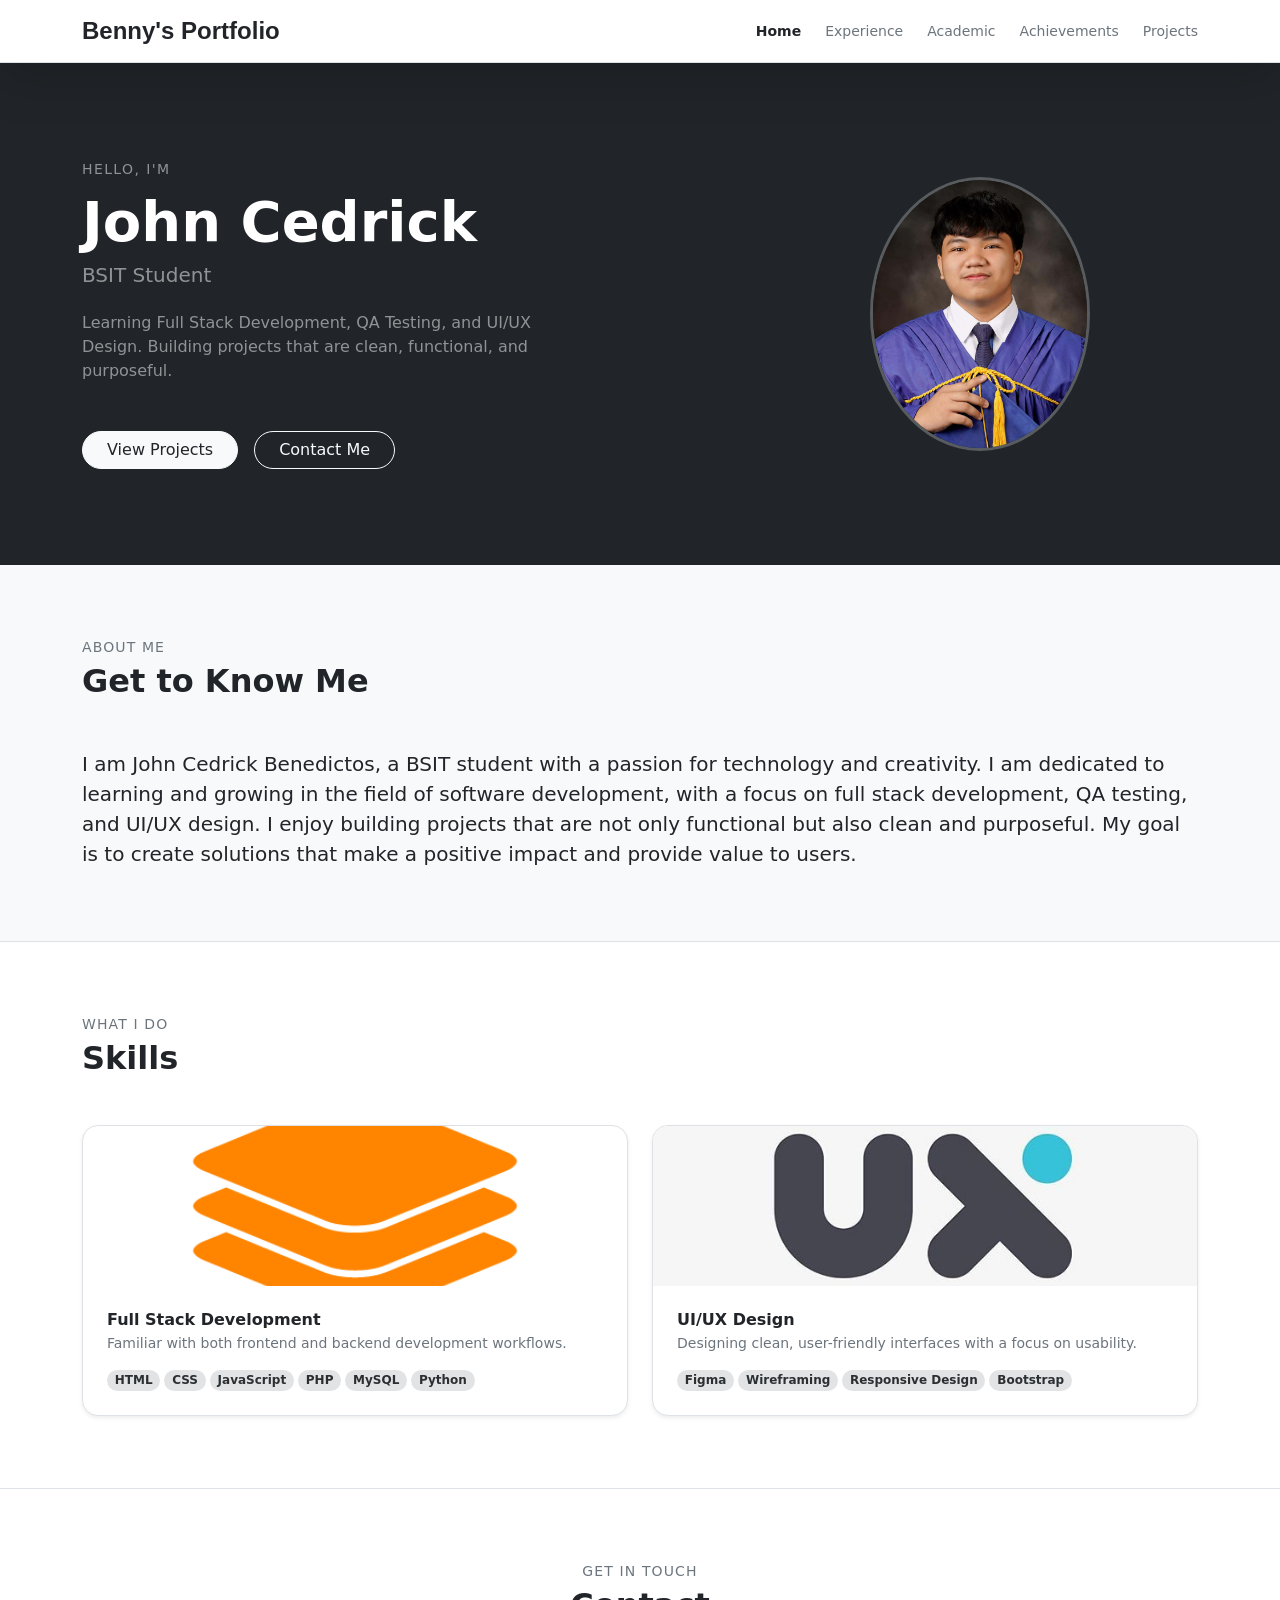
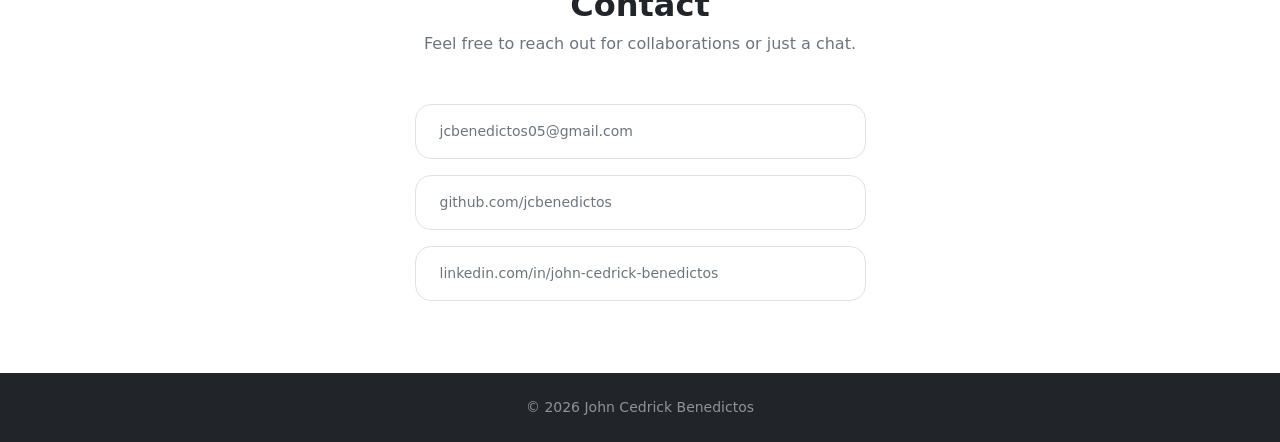
<file: index.html>
<!DOCTYPE html>
<html lang="en">

<head>
    <meta charset="UTF-8" />
    <meta name="viewport" content="width=device-width, initial-scale=1" />
    <title>Home | Benny's Portfolio</title>
    <link rel="icon" href="assets/img/Logo.png" />
    <link href="https://cdn.jsdelivr.net/npm/bootstrap@5.3.8/dist/css/bootstrap.min.css" rel="stylesheet" />
    <link href="assets/css/style.css" rel="stylesheet" />
</head>

<body class="bg-white">

    <nav class="navbar bg-white border-bottom sticky-top shadow-lg">
        <div class="container">
            <a href="index.html" class="navbar-brand fw-semibold text-dark poppins">Benny's Portfolio</a>
            <div class="d-flex flex-wrap gap-4">
                <a href="index.html" class="text-decoration-none small fw-medium text-dark fw-bold">Home</a>
                <a href="experience.html" class="text-decoration-none small fw-medium text-secondary">Experience</a>
                <a href="academic.html" class="text-decoration-none small fw-medium text-secondary">Academic</a>
                <a href="achievements.html" class="text-decoration-none small fw-medium text-secondary">Achievements</a>
                <a href="projects.html" class="text-decoration-none small fw-medium text-secondary">Projects</a>
            </div>
        </div>
    </nav>

    <section id="about" class="bg-dark text-white py-5">
        <div class="container py-5">
            <div class="row align-items-center g-5">
                <div class="col-md-7">
                    <p class="text-white-50 small fw-medium mb-2 text-uppercase" style="letter-spacing:.1em;">Hello, I'm
                    </p>
                    <h1 class="display-4 fw-bold mb-2">John Cedrick</h1>
                    <h5 class="text-white-50 fw-normal mb-4">BSIT Student</h5>
                    <p class="text-white-50 mb-5" style="max-width:460px;">
                        Learning Full Stack Development, QA Testing, and UI/UX Design. Building projects that are clean,
                        functional, and purposeful.
                    </p>
                    <div class="d-flex gap-3">
                        <a href="projects.html" class="btn btn-light text-dark rounded-pill px-4 fw-medium">View
                            Projects</a>
                        <a href="#contact" class="btn btn-outline-light rounded-pill px-4">Contact Me</a>
                    </div>
                </div>
                <div class="col-md-5 text-center">
                    <img src="assets/img/Benny.jpg"
                        class="img-fluid rounded-circle border border-3 border-white border-opacity-25"
                        style="max-width:220px;" alt="Benny" />
                </div>
            </div>
        </div>
    </section>

    <section id="aboutme" class="py-5 bg-light border-bottom">
        <div class="container py-4">
            <p class="text-secondary text-uppercase fw-medium small mb-1" style="letter-spacing:.08em;">About Me</p>
            <h2 class="fw-bold mb-5">Get to Know Me</h2>
            <p class="lead mb-0">I am John Cedrick Benedictos, a BSIT student with a passion for technology and
                creativity.
                I am dedicated to learning and growing in the field of software development, with a focus on full stack
                development, QA testing, and UI/UX design. I enjoy building projects that are not only functional but
                also
                clean and purposeful. My goal is to create solutions that make a positive impact and provide value to
                users.</p>
        </div>
    </section>

    <section id="skills" class="py-5 bg-white border-bottom">
        <div class="container py-4">
            <p class="text-secondary text-uppercase fw-medium small mb-1" style="letter-spacing:.08em;">What I Do</p>
            <h2 class="fw-bold mb-5">Skills</h2>
            <div class="row g-4 align-items-stretch">
                <div class="col-md-6">
                    <div class="card border rounded-4 h-100 overflow-hidden shadow-sm">
                        <img src="assets/img/FullStack.png" class="card-img-top object-fit-cover" style="height:160px;"
                            alt="Full Stack Development" />
                        <div class="card-body p-4 d-flex flex-column">
                            <h6 class="fw-semibold mb-1">Full Stack Development</h6>
                            <p class="text-secondary small mb-3 flex-grow-1">Familiar with both frontend and backend
                                development workflows.</p>
                            <div class="d-flex flex-wrap gap-1 mt-auto"><span
                                    class="badge bg-secondary-subtle text-secondary-emphasis rounded-pill">HTML</span><span
                                    class="badge bg-secondary-subtle text-secondary-emphasis rounded-pill">CSS</span><span
                                    class="badge bg-secondary-subtle text-secondary-emphasis rounded-pill">JavaScript</span><span
                                    class="badge bg-secondary-subtle text-secondary-emphasis rounded-pill">PHP</span><span
                                    class="badge bg-secondary-subtle text-secondary-emphasis rounded-pill">MySQL</span><span
                                    class="badge bg-secondary-subtle text-secondary-emphasis rounded-pill">Python</span>
                            </div>
                        </div>
                    </div>
                </div>
                <div class="col-md-6">
                    <div class="card border rounded-4 h-100 overflow-hidden shadow-sm">
                        <img src="assets/img/UIUX.jpg" class="card-img-top object-fit-cover" style="height:160px;"
                            alt="UI/UX Design" />
                        <div class="card-body p-4 d-flex flex-column">
                            <h6 class="fw-semibold mb-1">UI/UX Design</h6>
                            <p class="text-secondary small mb-3 flex-grow-1">Designing clean, user-friendly interfaces
                                with a focus on usability.</p>
                            <div class="d-flex flex-wrap gap-1 mt-auto"><span
                                    class="badge bg-secondary-subtle text-secondary-emphasis rounded-pill">Figma</span><span
                                    class="badge bg-secondary-subtle text-secondary-emphasis rounded-pill">Wireframing</span><span
                                    class="badge bg-secondary-subtle text-secondary-emphasis rounded-pill">Responsive
                                    Design</span><span
                                    class="badge bg-secondary-subtle text-secondary-emphasis rounded-pill">Bootstrap</span>
                            </div>
                        </div>
                    </div>
                </div>
            </div>
        </div>
    </section>

    <section id="contact" class="py-5 bg-white">
        <div class="container py-4">
            <div class="row justify-content-center">
                <div class="col-lg-5 text-center">
                    <p class="text-secondary text-uppercase fw-medium small mb-1" style="letter-spacing:.08em;">Get In
                        Touch</p>
                    <h2 class="fw-bold mb-2">Contact</h2>
                    <p class="text-secondary mb-5">Feel free to reach out for collaborations or just a chat.</p>
                    <div class="vstack gap-3 text-start">
                        <div class="d-flex align-items-center gap-3 border rounded-4 px-4 py-3 text-decoration-none">
                            <span class="text-secondary small">jcbenedictos05@gmail.com</span></div>
                        <a href="https://github.com/jcbenedictos" target="_blank" rel="noopener noreferrer"
                            class="d-flex align-items-center gap-3 border rounded-4 px-4 py-3 text-decoration-none"><span
                                class="text-secondary small">github.com/jcbenedictos</span></a>
                        <a href="https://www.linkedin.com/in/john-cedrick-benedictos-a9b222416/" target="_blank"
                            rel="noopener noreferrer"
                            class="d-flex align-items-center gap-3 border rounded-4 px-4 py-3 text-decoration-none"><span
                                class="text-secondary small">linkedin.com/in/john-cedrick-benedictos</span></a>
                    </div>
                </div>
            </div>
        </div>
    </section>


    <footer class="bg-dark py-4 text-center">
        <p class="small mb-0 text-white-50">&copy; 2026 John Cedrick Benedictos</p>
    </footer>

</body>

</html>
</file>
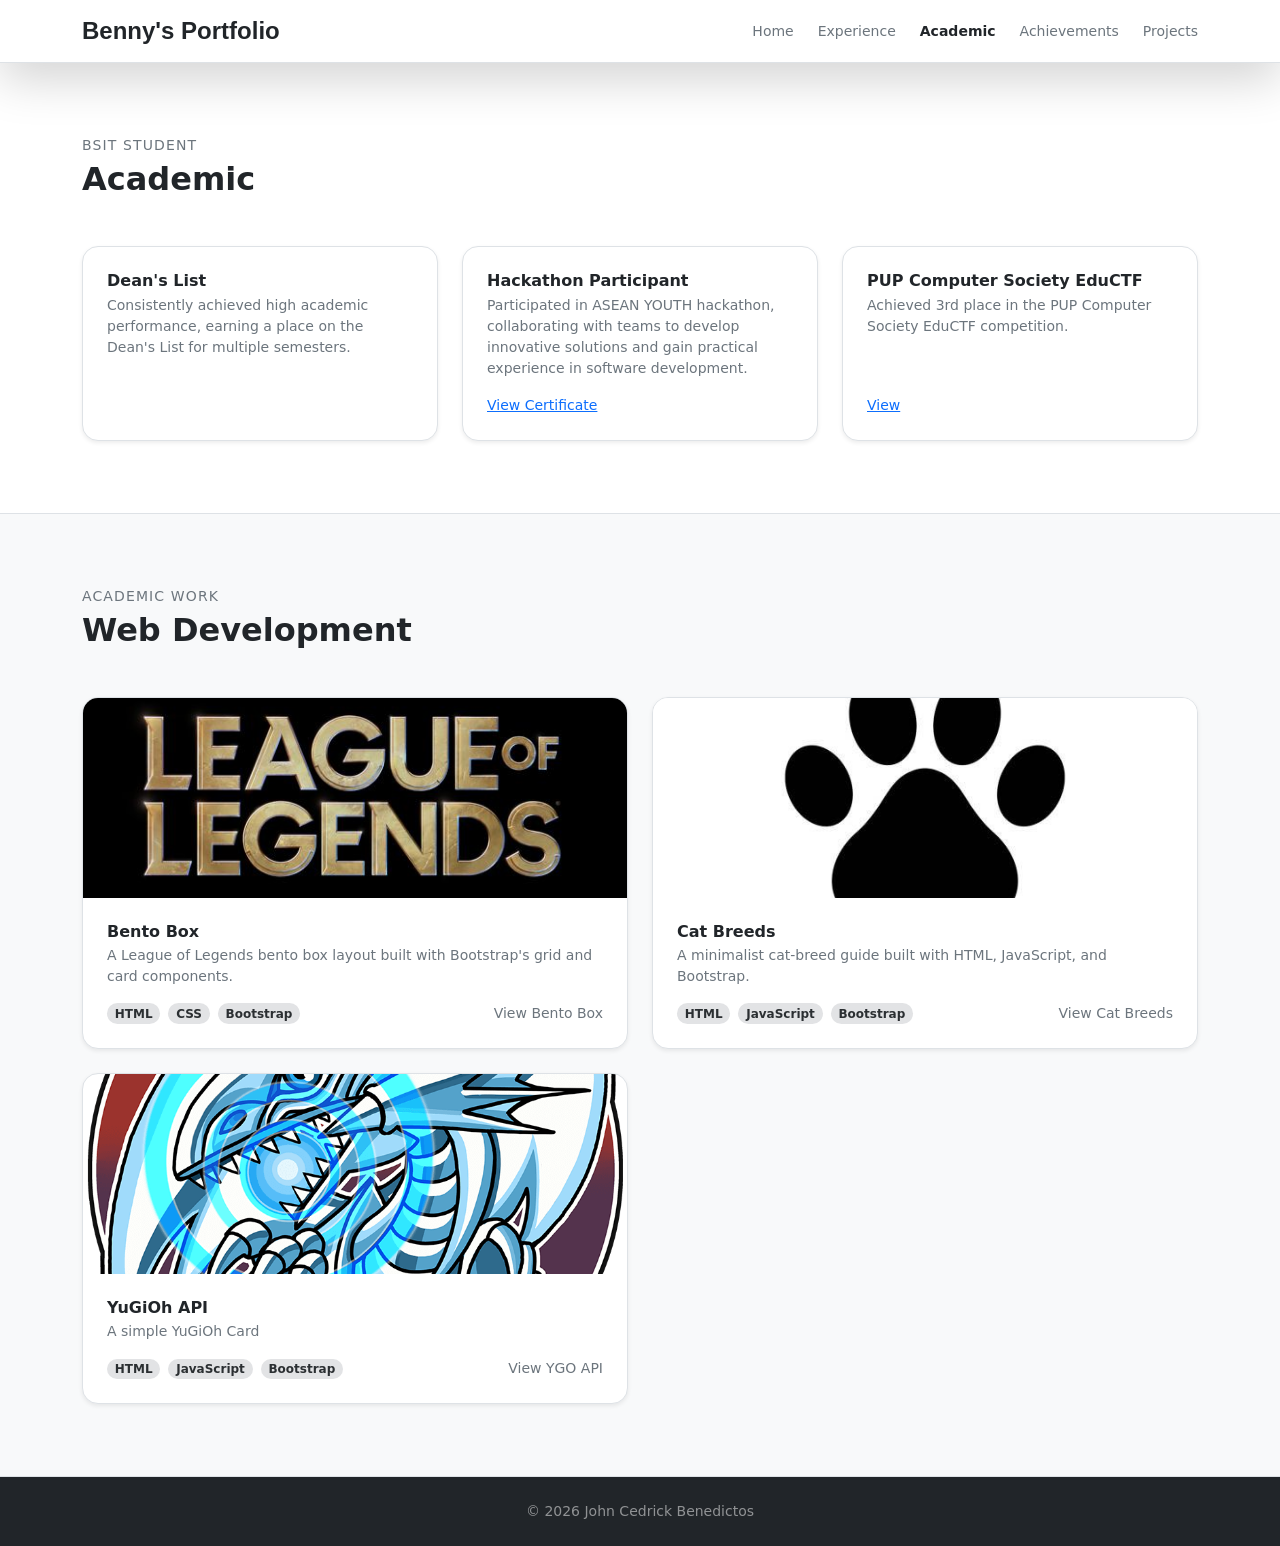
<file: academic.html>
<!DOCTYPE html>
<html lang="en">

<head>
    <meta charset="UTF-8" />
    <meta name="viewport" content="width=device-width, initial-scale=1" />
    <title>Academic | Benny's Portfolio</title>
    <link rel="icon" href="assets/img/Logo.png" />
    <link href="https://cdn.jsdelivr.net/npm/bootstrap@5.3.8/dist/css/bootstrap.min.css" rel="stylesheet" />
    <link href="assets/css/style.css" rel="stylesheet" />
</head>

<body class="bg-white d-flex flex-column min-vh-100">

    <nav class="navbar bg-white border-bottom sticky-top shadow-lg">
        <div class="container">
            <a href="index.html" class="navbar-brand fw-semibold text-dark poppins">Benny's Portfolio</a>
            <div class="d-flex flex-wrap gap-4">
                <a href="index.html" class="text-decoration-none small fw-medium text-secondary">Home</a>
                <a href="experience.html" class="text-decoration-none small fw-medium text-secondary">Experience</a>
                <a href="academic.html" class="text-decoration-none small fw-medium text-dark fw-bold">Academic</a>
                <a href="achievements.html" class="text-decoration-none small fw-medium text-secondary">Achievements</a>
                <a href="projects.html" class="text-decoration-none small fw-medium text-secondary">Projects</a>
            </div>
        </div>
    </nav>

    <main class="flex-grow-1">
        <section class="py-5 bg-white border-bottom">
            <div class="container py-4">
                <p class="text-secondary text-uppercase fw-medium small mb-1" style="letter-spacing:.08em;">BSIT Student
                </p>
                <h2 class="fw-bold mb-5">Academic</h2>
                <div class="row g-4 align-items-stretch">
                    <div class="col-md-4">
                        <div class="card border rounded-4 h-100 overflow-hidden shadow-sm">

                            <div class="card-body p-4 d-flex flex-column">
                                <h6 class="fw-semibold mb-1">Dean's List</h6>
                                <p class="text-secondary small mb-3 flex-grow-1">Consistently achieved high academic
                                    performance, earning a place on the Dean's List for multiple semesters.</p>
                            </div>
                        </div>
                    </div>
                    <div class="col-md-4">
                        <div class="card border rounded-4 h-100 overflow-hidden shadow-sm">

                            <div class="card-body p-4 d-flex flex-column">
                                <h6 class="fw-semibold mb-1">Hackathon Participant</h6>
                                <p class="text-secondary small mb-3 flex-grow-1">Participated in ASEAN YOUTH hackathon,
                                    collaborating with teams to develop innovative solutions and gain practical
                                    experience in software development.</p><a
                                    href="https://www.virtualbadge.io/certificate-validator?credential=a45b8878-f7ba-4726-ac43-d68487624191"
                                    target="_blank" rel="noopener noreferrer"
                                    class="text-decoration-underline small mt-auto">View Certificate</a>
                            </div>
                        </div>
                    </div>
                    <div class="col-md-4">
                        <div class="card border rounded-4 h-100 overflow-hidden shadow-sm">

                            <div class="card-body p-4 d-flex flex-column">
                                <h6 class="fw-semibold mb-1">PUP Computer Society EduCTF</h6>
                                <p class="text-secondary small mb-3 flex-grow-1">Achieved 3rd place in the PUP Computer
                                    Society EduCTF competition.</p><a
                                    href="https://www.facebook.com/photo/?fbid=1570860725044762&set=pcb.1570860751711426"
                                    target="_blank" rel="noopener noreferrer"
                                    class="text-decoration-underline small mt-auto">View</a>
                            </div>
                        </div>
                    </div>
                </div>
            </div>
        </section>

        <section class="py-5 bg-light border-bottom">
            <div class="container py-4">
                <p class="text-secondary text-uppercase fw-medium small mb-1" style="letter-spacing:.08em;">Academic
                    Work</p>
                <h2 class="fw-bold mb-5">Web Development</h2>
                <div class="row g-4 align-items-stretch">
                    <div class="col-md-6">
                        <div class="card border rounded-4 h-100 overflow-hidden shadow-sm">
                            <img src="assets/img/league.jpg" class="card-img-top object-fit-cover" style="height:200px;"
                                alt="Bento Box" loading="lazy" />
                            <div class="card-body p-4 d-flex flex-column">
                                <h6 class="fw-semibold mb-1">Bento Box</h6>
                                <p class="text-secondary small mb-3 flex-grow-1">A League of Legends bento box layout
                                    built with Bootstrap's grid and card components.</p>
                                <div class="d-flex justify-content-between align-items-center mt-auto">
                                    <div class="d-flex gap-2 flex-wrap"><span
                                            class="badge bg-secondary-subtle text-secondary-emphasis rounded-pill">HTML</span><span
                                            class="badge bg-secondary-subtle text-secondary-emphasis rounded-pill">CSS</span><span
                                            class="badge bg-secondary-subtle text-secondary-emphasis rounded-pill">Bootstrap</span>
                                    </div><a href="https://jcbenedictos.github.io/academic/A01"
                                        class="text-secondary small text-decoration-none ms-3 text-nowrap">View Bento
                                        Box</a>
                                </div>
                            </div>
                        </div>
                    </div>
                    <div class="col-md-6">
                        <div class="card border rounded-4 h-100 overflow-hidden shadow-sm">
                            <img src="assets/img/posa.jpg"
                                class="card-img-top object-fit-cover" style="height:200px;" loading="lazy" />
                            <div class="card-body p-4 d-flex flex-column">
                                <h6 class="fw-semibold mb-1">Cat Breeds</h6>
                                <p class="text-secondary small mb-3 flex-grow-1">
                                    A minimalist cat-breed guide built with HTML, JavaScript, and Bootstrap.
                                </p>
                                <div class="d-flex justify-content-between align-items-center mt-auto">
                                    <div class="d-flex gap-2 flex-wrap">
                                        <span class="badge bg-secondary-subtle text-secondary-emphasis rounded-pill">HTML</span>
                                        <span class="badge bg-secondary-subtle text-secondary-emphasis rounded-pill">JavaScript</span>
                                        <span class="badge bg-secondary-subtle text-secondary-emphasis rounded-pill">Bootstrap</span>
                                    </div>
                                    <a href="https://jcbenedictos.github.io/academic/A02"
                                        class="text-secondary small text-decoration-none ms-3 text-nowrap">View Cat Breeds</a>
                                </div>
                            </div>
                        </div>
                    </div>
                    <div class="col-md-6">
                        <div class="card border rounded-4 h-100 overflow-hidden shadow-sm">
                            <img src="assets/img/YGO.png"
                            class="card-img-top object-fit-cover" style="height: 200px"; loading="lazy"/>
                            <div class="card-body p-4 d-flex flex-column">
                                <h6 class="fw-semibold mb-1">YuGiOh API</h6>
                                <p class="text-secondary small mb-3 flex-grow-1">
                                    A simple YuGiOh Card
                                </p>
                                <div class="d-flex justify-content-between align-items-center mt-auto">
                                    <div class="d-flex gap-2 flex-wrap">
                                        <span class="badge bg-secondary-subtle text-secondary-emphasis rounded-pill">HTML</span>
                                        <span class="badge bg-secondary-subtle text-secondary-emphasis rounded-pill">JavaScript</span>
                                        <span class="badge bg-secondary-subtle text-secondary-emphasis rounded-pill">Bootstrap</span>
                                    </div>
                                    <a href="https://jcbenedictos.github.io/academic/A03"
                                        class="text-secondary small text-decoration-none ms-3 text-nowrap">View YGO API</a>
                                </div>
                            </div>
                        </div>
                    </div>
                </div>
            </div>
        </section>

    </main>

    <footer class="bg-dark py-4 text-center">
        <p class="small mb-0 text-white-50">&copy; 2026 John Cedrick Benedictos</p>
    </footer>

</body>

</html>
</file>
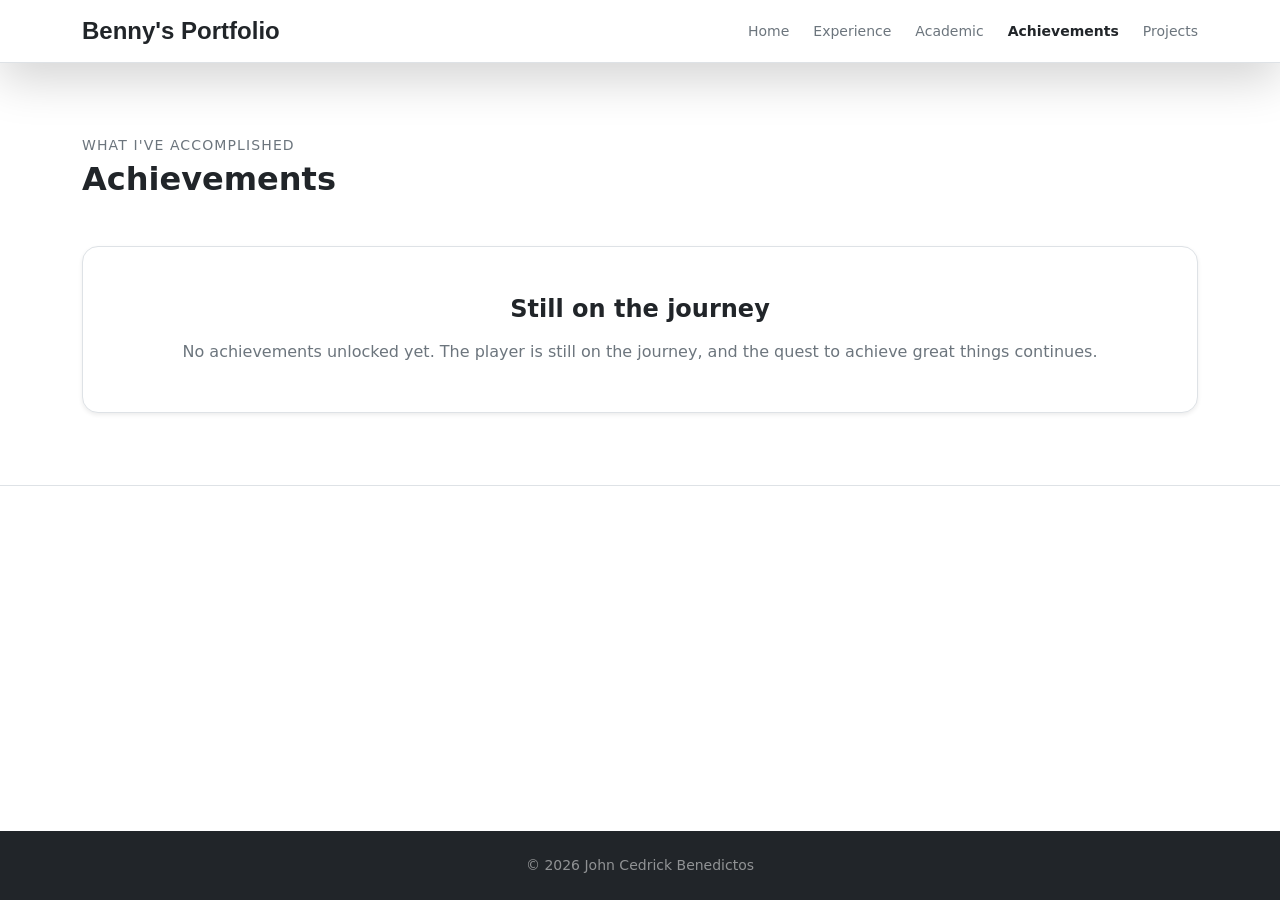
<file: achievements.html>
<!DOCTYPE html>
<html lang="en">

<head>
    <meta charset="UTF-8" />
    <meta name="viewport" content="width=device-width, initial-scale=1" />
    <title>Achievements | Benny's Portfolio</title>
    <link rel="icon" href="assets/img/Logo.png" />
    <link href="https://cdn.jsdelivr.net/npm/bootstrap@5.3.8/dist/css/bootstrap.min.css" rel="stylesheet" />
    <link href="assets/css/style.css" rel="stylesheet" />
</head>

<body class="bg-white d-flex flex-column min-vh-100">

    <nav class="navbar bg-white border-bottom sticky-top shadow-lg">
        <div class="container">
            <a href="index.html" class="navbar-brand fw-semibold text-dark poppins">Benny's Portfolio</a>
            <div class="d-flex flex-wrap gap-4">
                <a href="index.html" class="text-decoration-none small fw-medium text-secondary">Home</a>
                <a href="experience.html" class="text-decoration-none small fw-medium text-secondary">Experience</a>
                <a href="academic.html" class="text-decoration-none small fw-medium text-secondary">Academic</a>
                <a href="achievements.html"
                    class="text-decoration-none small fw-medium text-dark fw-bold">Achievements</a>
                <a href="projects.html" class="text-decoration-none small fw-medium text-secondary">Projects</a>
            </div>
        </div>
    </nav>

    <main class="flex-grow-1">
        <section class="py-5 bg-white border-bottom">
            <div class="container py-4">
                <p class="text-secondary text-uppercase fw-medium small mb-1" style="letter-spacing:.08em;">What I've
                    Accomplished</p>
                <h2 class="fw-bold mb-5">Achievements</h2>
                <div class="card border rounded-4 shadow-sm text-center">
                    <div class="card-body p-5">
                        <h4 class="fw-semibold mb-3">Still on the journey</h4>
                        <p class="text-secondary mb-0">No achievements unlocked yet. The player is still on the journey,
                            and the quest to achieve great things continues.</p>
                    </div>
                </div>
            </div>
        </section>
    </main>

    <footer class="bg-dark py-4 text-center">
        <p class="small mb-0 text-white-50">&copy; 2026 John Cedrick Benedictos</p>
    </footer>

</body>

</html>
</file>
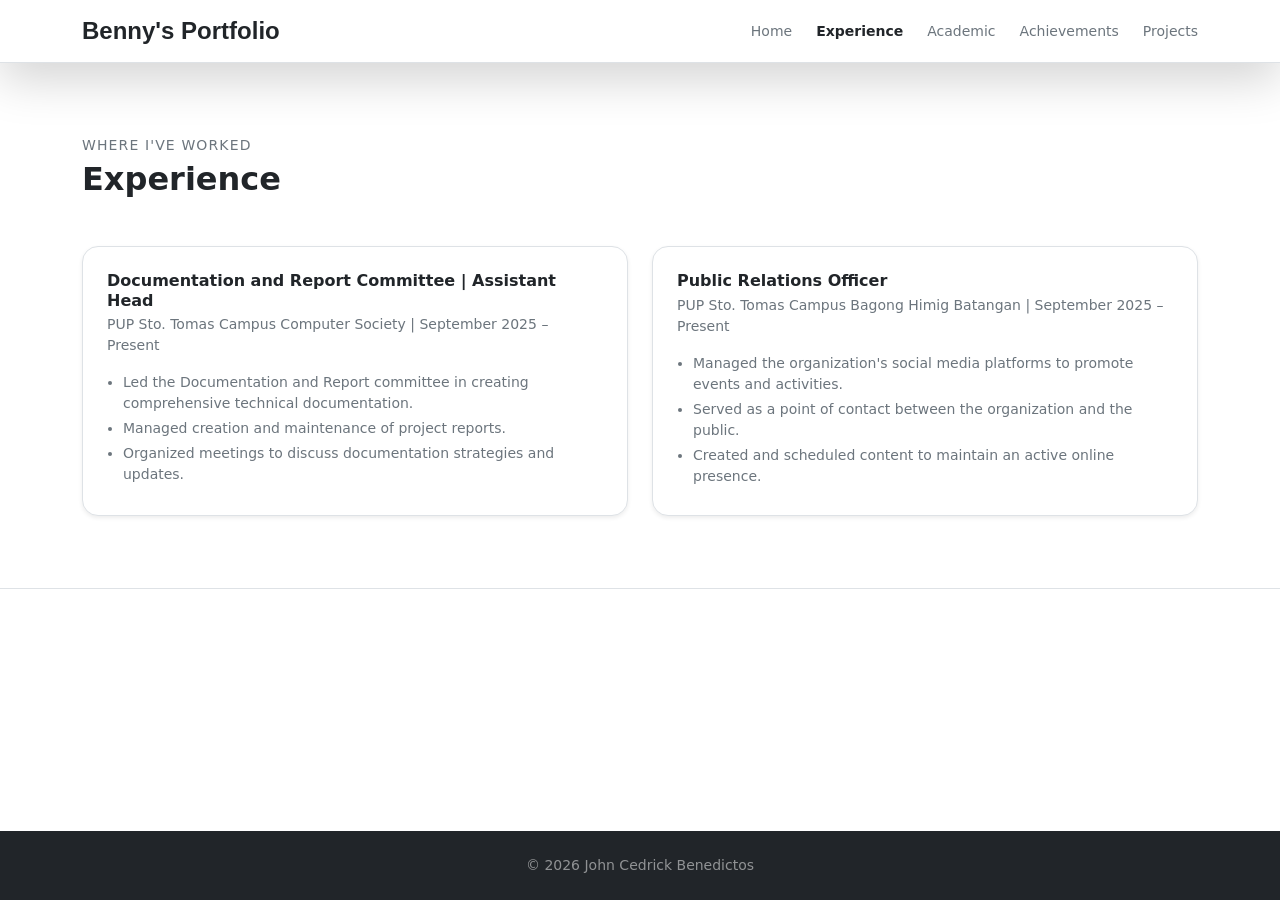
<file: experience.html>
<!DOCTYPE html>
<html lang="en">

<head>
    <meta charset="UTF-8" />
    <meta name="viewport" content="width=device-width, initial-scale=1" />
    <title>Experience | Benny's Portfolio</title>
    <link rel="icon" href="assets/img/Logo.png" />
    <link href="https://cdn.jsdelivr.net/npm/bootstrap@5.3.8/dist/css/bootstrap.min.css" rel="stylesheet" />
    <link href="assets/css/style.css" rel="stylesheet" />
</head>

<body class="bg-white d-flex flex-column min-vh-100">

    <nav class="navbar bg-white border-bottom sticky-top shadow-lg">
        <div class="container">
            <a href="index.html" class="navbar-brand fw-semibold text-dark poppins">Benny's Portfolio</a>
            <div class="d-flex flex-wrap gap-4">
                <a href="index.html" class="text-decoration-none small fw-medium text-secondary">Home</a>
                <a href="experience.html" class="text-decoration-none small fw-medium text-dark fw-bold">Experience</a>
                <a href="academic.html" class="text-decoration-none small fw-medium text-secondary">Academic</a>
                <a href="achievements.html" class="text-decoration-none small fw-medium text-secondary">Achievements</a>
                <a href="projects.html" class="text-decoration-none small fw-medium text-secondary">Projects</a>
            </div>
        </div>
    </nav>

    <main class="flex-grow-1">
        <section class="py-5 bg-white border-bottom">
            <div class="container py-4">
                <p class="text-secondary text-uppercase fw-medium small mb-1" style="letter-spacing:.08em;">Where I've
                    Worked</p>
                <h2 class="fw-bold mb-5">Experience</h2>
                <div class="row g-4 align-items-stretch">
                    <div class="col-md-6">
                        <div class="card border rounded-4 h-100 overflow-hidden shadow-sm">

                            <div class="card-body p-4 d-flex flex-column">
                                <h6 class="fw-semibold mb-1">Documentation and Report Committee | Assistant Head</h6>
                                <p class="text-secondary small mb-3">PUP Sto. Tomas Campus Computer Society | September
                                    2025 – Present</p>
                                <ul class="text-secondary small mb-0 ps-3">
                                    <li class="mb-1">Led the Documentation and Report committee in creating
                                        comprehensive technical documentation.</li>
                                    <li class="mb-1">Managed creation and maintenance of project reports.</li>
                                    <li class="mb-1">Organized meetings to discuss documentation strategies and updates.
                                    </li>
                                </ul>
                            </div>
                        </div>
                    </div>
                    <div class="col-md-6">
                        <div class="card border rounded-4 h-100 overflow-hidden shadow-sm">

                            <div class="card-body p-4 d-flex flex-column">
                                <h6 class="fw-semibold mb-1">Public Relations Officer</h6>
                                <p class="text-secondary small mb-3">PUP Sto. Tomas Campus Bagong Himig Batangan |
                                    September 2025 – Present</p>
                                <ul class="text-secondary small mb-0 ps-3">
                                    <li class="mb-1">Managed the organization's social media platforms to promote events
                                        and activities.</li>
                                    <li class="mb-1">Served as a point of contact between the organization and the
                                        public.</li>
                                    <li class="mb-1">Created and scheduled content to maintain an active online
                                        presence.</li>
                                </ul>
                            </div>
                        </div>
                    </div>
                </div>
            </div>
        </section>

    </main>

    <footer class="bg-dark py-4 text-center">
        <p class="small mb-0 text-white-50">&copy; 2026 John Cedrick Benedictos</p>
    </footer>

</body>

</html>
</file>
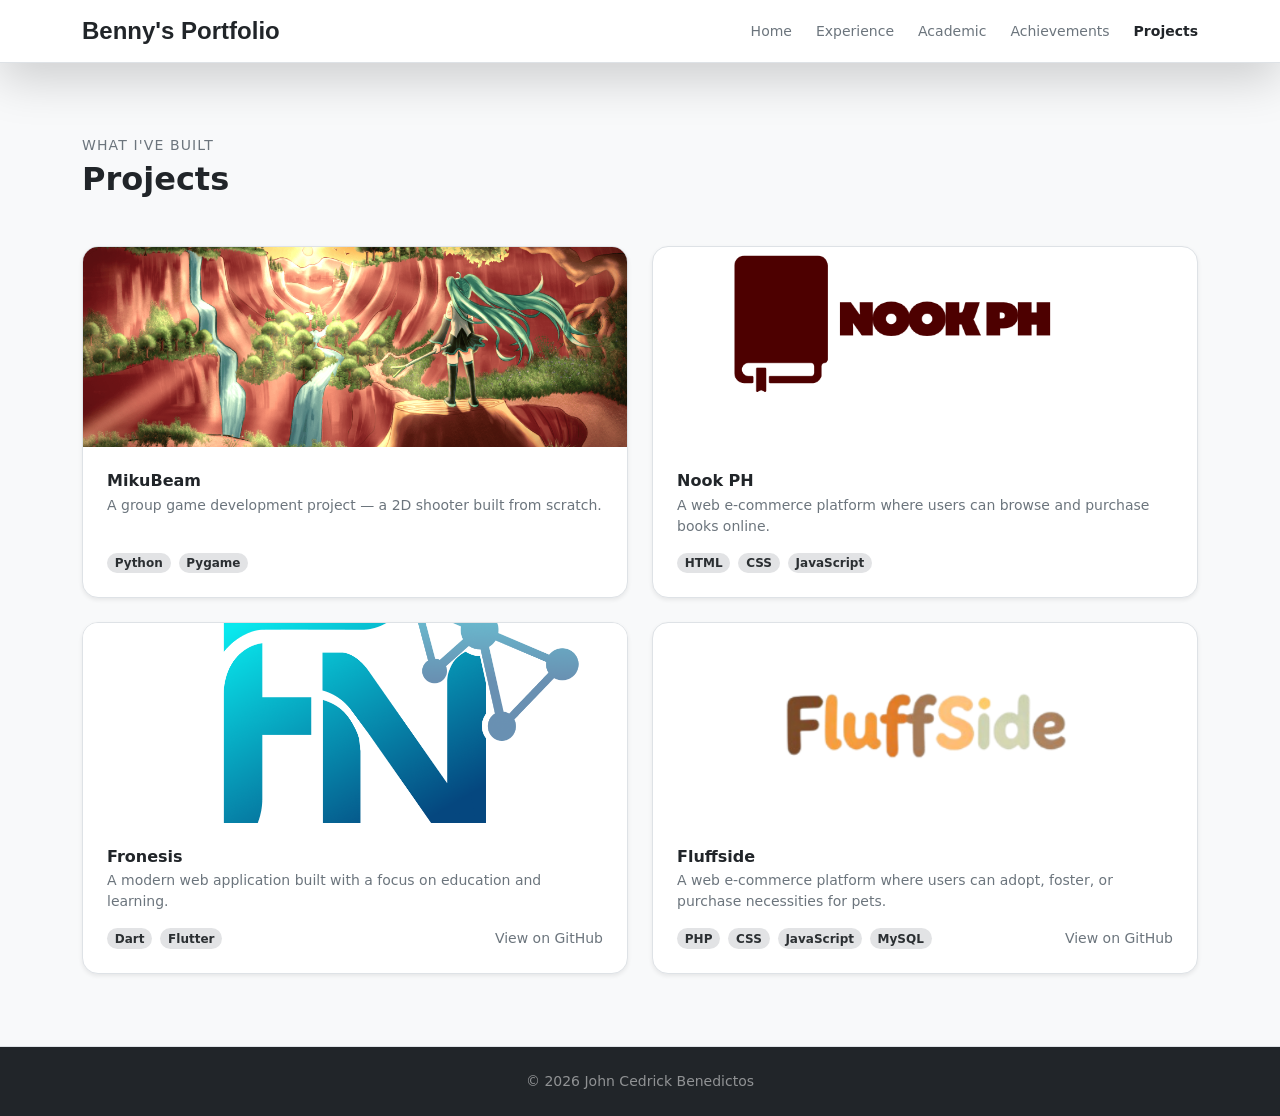
<file: projects.html>
<!DOCTYPE html>
<html lang="en">

<head>
    <meta charset="UTF-8" />
    <meta name="viewport" content="width=device-width, initial-scale=1" />
    <title>Projects | Benny's Portfolio</title>
    <link rel="icon" href="assets/img/Logo.png" />
    <link href="https://cdn.jsdelivr.net/npm/bootstrap@5.3.8/dist/css/bootstrap.min.css" rel="stylesheet" />
    <link href="assets/css/style.css" rel="stylesheet" />
</head>

<body class="bg-white">

    <nav class="navbar bg-white border-bottom sticky-top shadow-lg">
        <div class="container">
            <a href="index.html" class="navbar-brand fw-semibold text-dark poppins">Benny's Portfolio</a>
            <div class="d-flex flex-wrap gap-4">
                <a href="index.html" class="text-decoration-none small fw-medium text-secondary">Home</a>
                <a href="experience.html" class="text-decoration-none small fw-medium text-secondary">Experience</a>
                <a href="academic.html" class="text-decoration-none small fw-medium text-secondary">Academic</a>
                <a href="achievements.html" class="text-decoration-none small fw-medium text-secondary">Achievements</a>
                <a href="projects.html" class="text-decoration-none small fw-medium text-dark fw-bold">Projects</a>
            </div>
        </div>
    </nav>

    <section class="py-5 bg-light border-bottom">
        <div class="container py-4">
            <p class="text-secondary text-uppercase fw-medium small mb-1" style="letter-spacing:.08em;">What I've Built
            </p>
            <h2 class="fw-bold mb-5">Projects</h2>
            <div class="row g-4 align-items-stretch">
                <div class="col-md-6">
                    <div class="card border rounded-4 h-100 overflow-hidden shadow-sm">
                        <img src="assets/img/Mikubeam.png" class="card-img-top object-fit-cover" style="height:200px;"
                            alt="MikuBeam" />
                        <div class="card-body p-4 d-flex flex-column">
                            <h6 class="fw-semibold mb-1">MikuBeam</h6>
                            <p class="text-secondary small mb-3 flex-grow-1">A group game development project — a 2D
                                shooter built from scratch.</p>
                            <div class="d-flex justify-content-between align-items-center mt-auto">
                                <div class="d-flex gap-2 flex-wrap"><span
                                        class="badge bg-secondary-subtle text-secondary-emphasis rounded-pill">Python</span><span
                                        class="badge bg-secondary-subtle text-secondary-emphasis rounded-pill">Pygame</span>
                                </div>
                            </div>
                        </div>
                    </div>
                </div>
                <div class="col-md-6">
                    <div class="card border rounded-4 h-100 overflow-hidden shadow-sm">
                        <img src="assets/img/Nook.png" class="card-img-top object-fit-cover" style="height:200px;"
                            alt="Nook PH" />
                        <div class="card-body p-4 d-flex flex-column">
                            <h6 class="fw-semibold mb-1">Nook PH</h6>
                            <p class="text-secondary small mb-3 flex-grow-1">A web e-commerce platform where users can
                                browse and purchase books online.</p>
                            <div class="d-flex justify-content-between align-items-center mt-auto">
                                <div class="d-flex gap-2 flex-wrap"><span
                                        class="badge bg-secondary-subtle text-secondary-emphasis rounded-pill">HTML</span><span
                                        class="badge bg-secondary-subtle text-secondary-emphasis rounded-pill">CSS</span><span
                                        class="badge bg-secondary-subtle text-secondary-emphasis rounded-pill">JavaScript</span>
                                </div>
                            </div>
                        </div>
                    </div>
                </div>
                <div class="col-md-6">
                    <div class="card border rounded-4 h-100 overflow-hidden shadow-sm">
                        <img src="assets/img/Fronesis.png" class="card-img-top object-fit-cover" style="height:200px;"
                            alt="Fronesis" />
                        <div class="card-body p-4 d-flex flex-column">
                            <h6 class="fw-semibold mb-1">Fronesis</h6>
                            <p class="text-secondary small mb-3 flex-grow-1">A modern web application built with a focus
                                on education and learning.</p>
                            <div class="d-flex justify-content-between align-items-center mt-auto">
                                <div class="d-flex gap-2 flex-wrap"><span
                                        class="badge bg-secondary-subtle text-secondary-emphasis rounded-pill">Dart</span><span
                                        class="badge bg-secondary-subtle text-secondary-emphasis rounded-pill">Flutter</span>
                                </div><a href="https://github.com/MarckJedrickMabalot/Fronesis.git" target="_blank"
                                    rel="noopener noreferrer"
                                    class="text-secondary small text-decoration-none ms-3 text-nowrap">View on
                                    GitHub</a>
                            </div>
                        </div>
                    </div>
                </div>
                <div class="col-md-6">
                    <div class="card border rounded-4 h-100 overflow-hidden shadow-sm">
                        <img src="assets/img/Fluffside.png" class="card-img-top object-fit-cover" style="height:200px;"
                            alt="Fluffside" />
                        <div class="card-body p-4 d-flex flex-column">
                            <h6 class="fw-semibold mb-1">Fluffside</h6>
                            <p class="text-secondary small mb-3 flex-grow-1">A web e-commerce platform where users can
                                adopt, foster, or purchase necessities for pets.</p>
                            <div class="d-flex justify-content-between align-items-center mt-auto">
                                <div class="d-flex gap-2 flex-wrap"><span
                                        class="badge bg-secondary-subtle text-secondary-emphasis rounded-pill">PHP</span><span
                                        class="badge bg-secondary-subtle text-secondary-emphasis rounded-pill">CSS</span><span
                                        class="badge bg-secondary-subtle text-secondary-emphasis rounded-pill">JavaScript</span><span
                                        class="badge bg-secondary-subtle text-secondary-emphasis rounded-pill">MySQL</span>
                                </div><a href="https://github.com/jcbenedictos/Fluffside.git" target="_blank"
                                    rel="noopener noreferrer"
                                    class="text-secondary small text-decoration-none ms-3 text-nowrap">View on
                                    GitHub</a>
                            </div>
                        </div>
                    </div>
                </div>
            </div>
        </div>
    </section>


    <footer class="bg-dark py-4 text-center">
        <p class="small mb-0 text-white-50">&copy; 2026 John Cedrick Benedictos</p>
    </footer>

</body>
</html>
</file>
<file: assets/css/style.css>
.poppins {
    font-family: 'Poppins', sans-serif;
    font-size: 24px;
}

.montserrat {
    font-family: 'Montserrat', sans-serif;
    font-size: 24px;
}
</file>
